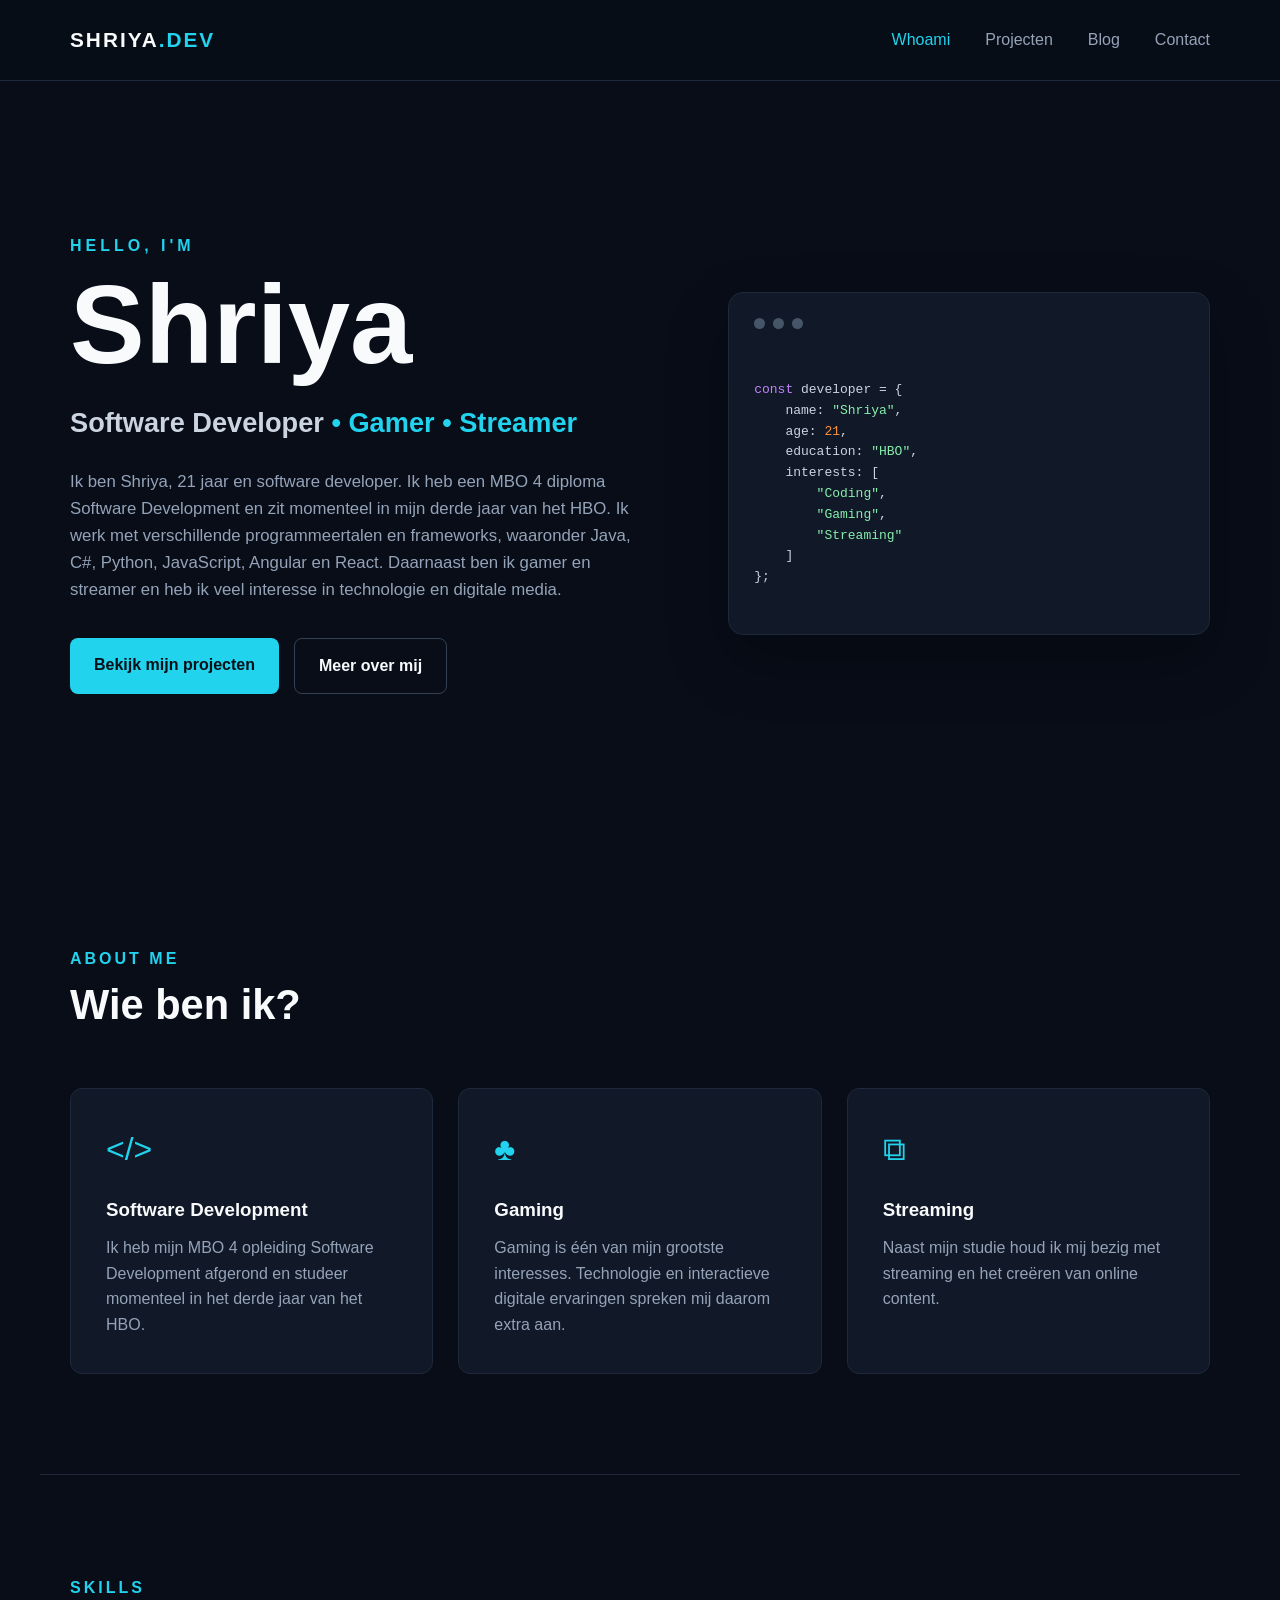
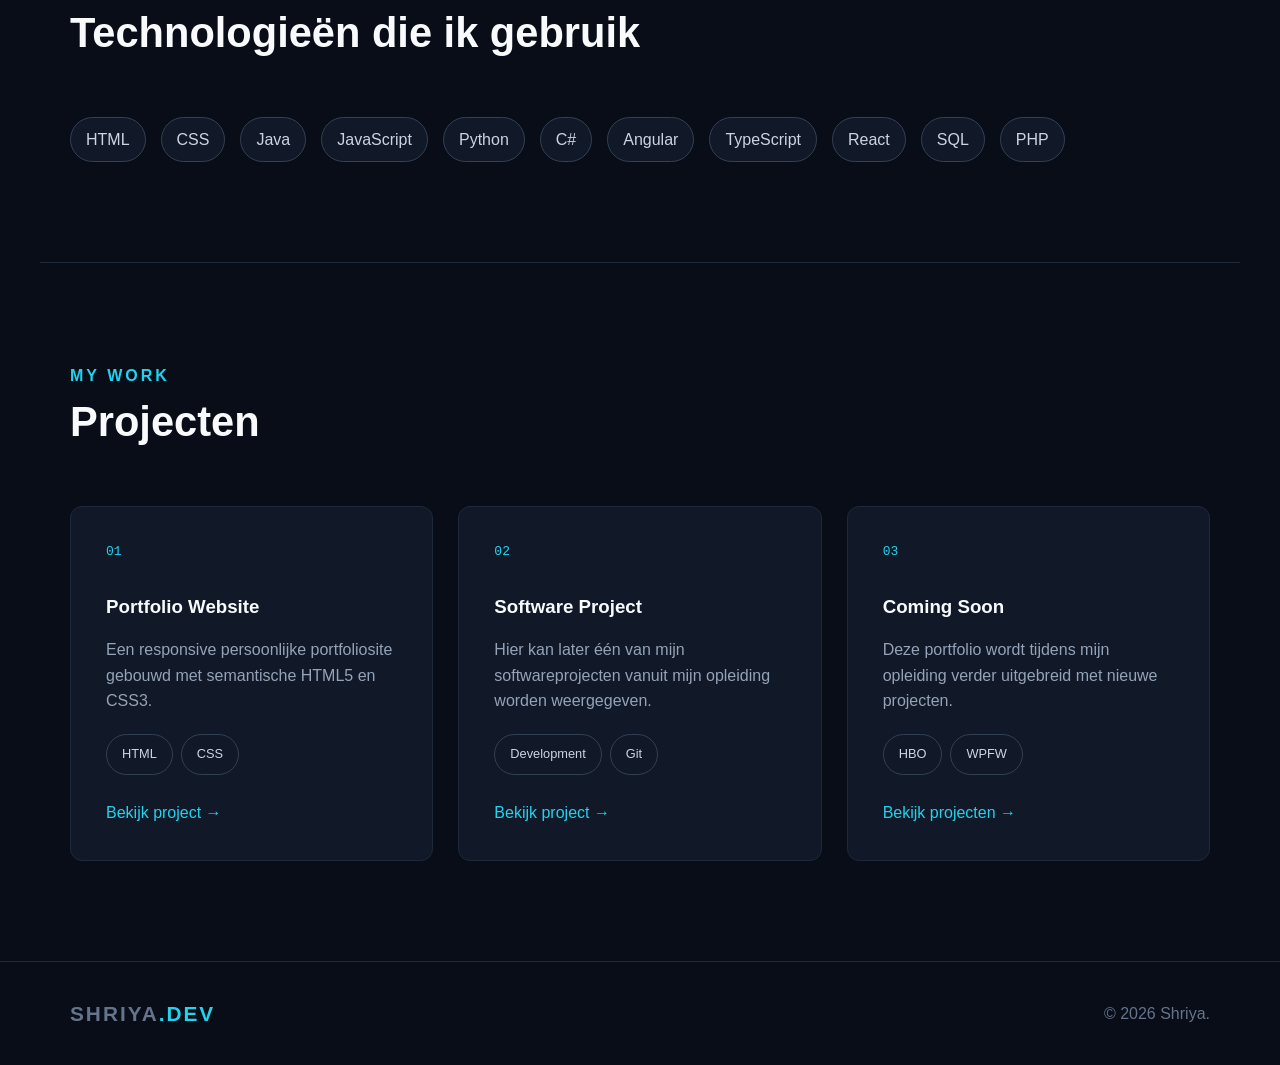
<file: html/index.html>
<!DOCTYPE html>
<html lang="en">
<head>
    <meta charset="UTF-8">
    <meta name="viewport" content="width=device-width, initial-scale=1.0">
    <title>Shriya's portfolio</title>
    <link rel="stylesheet" href="css/style.css">
</head>
<body>
    <header>
    <nav class="navbar">
        <a href="index.html" class="logo">SHRIYA<span>.DEV</span></a>

        <ul class="nav-links">
            <li><a href="index.html" class="active">Whoami</a></li>
            <li><a href="projects.html">Projecten</a></li>
            <li><a href="blog.html">Blog</a></li>
            <li><a href="contact.html">Contact</a></li>
        </ul>
    </nav>
</header>

<main>
    <section class="hero">
        <div class="hero-content">

            <p class="small-title">HELLO, I'M</p>

            <h1>Shriya</h1>

            <h2>
                Software Developer
                <span>• Gamer • Streamer</span>
            </h2>

            <p class="hero-text">
                Ik ben Shriya, 21 jaar en software developer.
                Ik heb een MBO 4 diploma Software Development en zit momenteel
                in mijn derde jaar van het HBO.
                Ik werk met verschillende programmeertalen en frameworks,
                waaronder Java, C#, Python, JavaScript, Angular en React.
                Daarnaast ben ik gamer en streamer en heb ik veel interesse
                in technologie en digitale media.
            </p>

            <div class="hero-buttons">
                <a href="projects.html" class="btn primary-btn">
                    Bekijk mijn projecten
                </a>

                <a href="#about" class="btn secondary-btn">
                    Meer over mij
                </a>
            </div>

        </div>

        <div class="hero-card">
            <div class="code-window">

                <div class="window-buttons">
                    <span></span>
                    <span></span>
                    <span></span>
                </div>

                <pre><code>
<span class="purple">const</span> developer = {
    name: <span class="green">"Shriya"</span>,
    age: <span class="orange">21</span>,
    education: <span class="green">"HBO"</span>,
    interests: [
        <span class="green">"Coding"</span>,
        <span class="green">"Gaming"</span>,
        <span class="green">"Streaming"</span>
    ]
};
                </code></pre>

            </div>
        </div>
    </section>

    <section class="about" id="about">

        <div class="section-heading">
            <p>ABOUT ME</p>
            <h2>Wie ben ik?</h2>
        </div>

        <div class="about-grid">

            <article class="about-card">
                <div class="card-icon">&lt;/&gt;</div>

                <h3>Software Development</h3>

                <p>
                    Ik heb mijn MBO 4 opleiding Software Development afgerond
                    en studeer momenteel in het derde jaar van het HBO.
                </p>
            </article>


            <article class="about-card">
                <div class="card-icon">&#9827;</div>

                <h3>Gaming</h3>

                <p>
                    Gaming is één van mijn grootste interesses.
                    Technologie en interactieve digitale ervaringen
                    spreken mij daarom extra aan.
                </p>
            </article>


            <article class="about-card">
                <div class="card-icon">&#10697;</div>

                <h3>Streaming</h3>

                <p>
                    Naast mijn studie houd ik mij bezig met streaming
                    en het creëren van online content.
                </p>
            </article>

        </div>

    </section>

    <section class="skills">

        <div class="section-heading">
            <p>SKILLS</p>
            <h2>Technologieën die ik gebruik</h2>
        </div>

        <div class="skill-list">
            <span>HTML</span>
            <span>CSS</span>
            <span>Java</span>
            <span>JavaScript</span>
            <span>Python</span>
            <span>C#</span>
            <span>Angular</span>
            <span>TypeScript</span>
            <span>React</span>
            <span>SQL</span>
            <span>PHP</span>
        </div>

    </section>

    <section class="featured">

        <div class="section-heading">
            <p>MY WORK</p>
            <h2>Projecten</h2>
        </div>

        <div class="project-grid">

            <article class="project-card">
                <div class="project-number">01</div>

                <h3>Portfolio Website</h3>

                <p>
                    Een responsive persoonlijke portfoliosite gebouwd
                    met semantische HTML5 en CSS3.
                </p>

                <div class="tags">
                    <span>HTML</span>
                    <span>CSS</span>
                </div>

                <a href="projects.html">Bekijk project →</a>
            </article>


            <article class="project-card">
                <div class="project-number">02</div>

                <h3>Software Project</h3>

                <p>
                    Hier kan later één van mijn softwareprojecten
                    vanuit mijn opleiding worden weergegeven.
                </p>

                <div class="tags">
                    <span>Development</span>
                    <span>Git</span>
                </div>

                <a href="projects.html">Bekijk project →</a>
            </article>


            <article class="project-card">
                <div class="project-number">03</div>

                <h3>Coming Soon</h3>

                <p>
                    Deze portfolio wordt tijdens mijn opleiding verder
                    uitgebreid met nieuwe projecten.
                </p>

                <div class="tags">
                    <span>HBO</span>
                    <span>WPFW</span>
                </div>

                <a href="projects.html">Bekijk projecten →</a>
            </article>

        </div>

    </section>

    <footer>
    <div class="footer-content">

        <a href="index.html" class="logo">
            SHRIYA<span>.DEV</span>
        </a>

        <p>
            © 2026 Shriya.
        </p>

    </div>
</footer>
</main>
</body>
</html>
</file>
<file: html/css/style.css>
* {
    margin: 0;
    padding: 0;
    box-sizing: border-box;
}

html {
    scroll-behavior: smooth;
}

body {
    font-family: Arial, Helvetica, sans-serif;
    background: #080d18;
    color: #f8fafc;
    line-height: 1.6;
}

a {
    text-decoration: none;
    color: inherit;
}

/* Header/Nav */
header {
    border-bottom: 1px solid #1e293b;
    background: rgba(8, 13, 24, 0.95);
}

.navbar {
    max-width: 1200px;
    margin: auto;

    min-height: 80px;

    display: flex;
    align-items: center;
    justify-content: space-between;

    padding: 0 30px;
}

.logo {
    font-size: 1.3rem;
    font-weight: 800;
    letter-spacing: 2px;
}

.logo span {
    color: #22d3ee;
}

.nav-links {
    display: flex;
    gap: 35px;
    list-style: none;
}

.nav-links a {
    color: #94a3b8;
    transition: 0.25s;
}

.nav-links a:hover,
.nav-links .active {
    color: #22d3ee;
}

/* Hero banner */
.hero {
    max-width: 1200px;
    margin: auto;

    min-height: 85vh;

    display: grid;
    grid-template-columns: 1.2fr 1fr;
    align-items: center;

    gap: 80px;

    padding: 80px 30px;
}

.small-title {
    color: #22d3ee;
    letter-spacing: 4px;
    font-weight: bold;
    margin-bottom: 10px;
}

.hero h1 {
    font-size: clamp(4rem, 9vw, 7rem);
    line-height: 1;
    margin-bottom: 20px;
}

.hero h2 {
    color: #cbd5e1;
    font-size: 1.7rem;
    margin-bottom: 25px;
}

.hero h2 span {
    color: #22d3ee;
}

.hero-text {
    max-width: 650px;
    color: #94a3b8;
    font-size: 1.05rem;
    margin-bottom: 35px;
}

/* Knoppen */
.hero-buttons {
    display: flex;
    gap: 15px;
}

.btn {
    padding: 14px 24px;
    border-radius: 8px;
    font-weight: bold;
    transition: 0.25s;
}

.primary-btn {
    background: #22d3ee;
    color: #081018;
}

.primary-btn:hover {
    transform: translateY(-3px);
}

.secondary-btn {
    border: 1px solid #334155;
}

.secondary-btn:hover {
    border-color: #22d3ee;
    color: #22d3ee;
}

/* Card voor code deel */
.code-window {
    background: #111827;

    border: 1px solid #1e293b;
    border-radius: 15px;

    padding: 25px;

    box-shadow: 0 25px 60px rgba(0, 0, 0, 0.3);
}

.window-buttons {
    display: flex;
    gap: 8px;
    margin-bottom: 30px;
}

.window-buttons span {
    width: 11px;
    height: 11px;
    background: #475569;
    border-radius: 50%;
}

pre {
    overflow-x: auto;
    color: #cbd5e1;
}

.purple {
    color: #c084fc;
}

.green {
    color: #86efac;
}

.orange {
    color: #fb923c;
}

/* Styling voor sections */
.about,
.skills,
.featured,
.projects-page,
.blog-list {
    max-width: 1200px;
    margin: auto;
    padding: 100px 30px;
}

.section-heading {
    margin-bottom: 50px;
}

.section-heading p,
.page-header > p:first-child {
    color: #22d3ee;
    letter-spacing: 3px;
    font-weight: bold;
}

.section-heading h2 {
    font-size: 2.6rem;
}

/* About */
.about-grid {
    display: grid;
    grid-template-columns: repeat(3, 1fr);
    gap: 25px;
}

.about-card {
    background: #111827;
    padding: 35px;
    border: 1px solid #1e293b;
    border-radius: 12px;
    transition: 0.25s;
}

.about-card:hover {
    transform: translateY(-6px);
    border-color: #22d3ee;
}

.card-icon {
    font-size: 2rem;
    color: #22d3ee;
    margin-bottom: 20px;
}

.about-card h3 {
    margin-bottom: 10px;
}

.about-card p {
    color: #94a3b8;
}

/* Skills */
.skills {
    border-top: 1px solid #1e293b;
    border-bottom: 1px solid #1e293b;
}

.skill-list {
    display: flex;
    flex-wrap: wrap;
    gap: 15px;
}

.skill-list span,
.tags span {
    padding: 9px 15px;
    border: 1px solid #334155;
    background: #111827;
    border-radius: 100px;
    color: #cbd5e1;
}

/* Project */
.project-grid {
    display: grid;
    grid-template-columns: repeat(3, 1fr);
    gap: 25px;
}

.project-card,
.large-project-card {
    padding: 35px;
    background: #111827;
    border: 1px solid #1e293b;
    border-radius: 12px;
}

.project-card {
    transition: 0.25s;
}

.project-card:hover {
    transform: translateY(-6px);
    border-color: #22d3ee;
}

.project-number {
    color: #22d3ee;
    font-family: monospace;
    margin-bottom: 30px;
}

.project-card h3,
.large-project-card h2 {
    margin-bottom: 15px;
}

.project-card p,
.large-project-card p {
    color: #94a3b8;
    margin-bottom: 20px;
}

.project-card a {
    display: inline-block;
    margin-top: 25px;
    color: #22d3ee;
}

.tags {
    display: flex;
    gap: 8px;
    flex-wrap: wrap;
}

.tags span {
    font-size: 0.8rem;
}

.projects-page {
    display: grid;
    gap: 25px;
}

.page-header {
    max-width: 1200px;
    margin: auto;

    padding: 120px 30px 40px;
}

.page-header h1 {
    font-size: clamp(3rem, 8vw, 6rem);
    margin: 10px 0 20px;
}

.page-header > p:last-child {
    color: #94a3b8;
    max-width: 650px;
}

/* Blog */

.blog-list {
    display: grid;
    gap: 25px;
}

.blog-card {
    padding: 35px;

    border-top: 1px solid #334155;

    transition: 0.25s;
}

.blog-card:hover {
    padding-left: 45px;
}

.blog-card time {
    color: #22d3ee;
    font-size: 0.9rem;
}

.blog-card h2 {
    font-size: 2rem;
    margin: 10px 0;
}

.blog-card p {
    max-width: 750px;
    color: #94a3b8;
}

.blog-card a {
    display: inline-block;
    margin-top: 20px;
    color: #22d3ee;
}


/* Footer */

footer {
    border-top: 1px solid #1e293b;
}

.footer-content {
    max-width: 1200px;

    margin: auto;
    padding: 35px 30px;

    display: flex;
    justify-content: space-between;
    align-items: center;

    color: #64748b;
}

/* Responsive */
/* Tablet */

@media (max-width: 768px) {

    .hero {
        grid-template-columns: 1fr;
        gap: 50px;
    }

    .about-grid,
    .project-grid {
        grid-template-columns: 1fr 1fr;
    }

}

/* Mobiel */
@media (max-width: 480px) {

    .navbar {
        flex-direction: column;
        justify-content: center;
        gap: 15px;

        padding: 20px;
    }

    .nav-links {
        gap: 18px;
        font-size: 0.9rem;
    }

    .hero {
        padding: 60px 20px;
        min-height: auto;
    }

    .hero h1 {
        font-size: 4rem;
    }

    .hero h2 {
        font-size: 1.3rem;
    }

    .hero-buttons {
        flex-direction: column;
    }

    .btn {
        text-align: center;
    }

    .about,
    .skills,
    .featured,
    .projects-page,
    .blog-list {
        padding: 70px 20px;
    }

    .about-grid,
    .project-grid {
        grid-template-columns: 1fr;
    }

    .page-header {
        padding: 80px 20px 20px;
    }

    .footer-content {
        flex-direction: column;
        gap: 15px;
        text-align: center;
        color: #94a3b8;
    }
}
/* Opdracht 2 - interactieve onderdelen */
.visually-hidden {
    position: absolute;
    width: 1px;
    height: 1px;
    padding: 0;
    margin: -1px;
    overflow: hidden;
    clip: rect(0, 0, 0, 0);
    white-space: nowrap;
    border: 0;
}

.projects-section,
.contact-section,
.api-section {
    max-width: 1200px;
    margin: auto;
    padding: 40px 30px 100px;
}

.project-filters {
    display: flex;
    flex-wrap: wrap;
    gap: 12px;
    margin-bottom: 30px;
}

.filter-btn,
.blog-toggle {
    font: inherit;
    cursor: pointer;
    border: 1px solid #334155;
    background: #111827;
    color: #f8fafc;
    border-radius: 8px;
    padding: 10px 16px;
}

.filter-btn:hover,
.filter-btn:focus-visible,
.filter-btn.active,
.blog-toggle:hover,
.blog-toggle:focus-visible {
    border-color: #22d3ee;
    color: #22d3ee;
    outline: none;
}

.blog-toggle {
    margin-top: 20px;
}

.blog-extra {
    margin-top: 15px;
}

.contact-section h2 {
    margin-bottom: 25px;
}

.contact-form {
    max-width: 720px;
    display: grid;
    gap: 22px;
}

.form-group {
    display: grid;
    gap: 7px;
}

.form-group label {
    font-weight: bold;
}

.form-group input,
.form-group textarea {
    width: 100%;
    padding: 12px 14px;
    border: 1px solid #475569;
    border-radius: 8px;
    background: #111827;
    color: #f8fafc;
    font: inherit;
}

.form-group input:focus,
.form-group textarea:focus {
    outline: 2px solid #22d3ee;
    outline-offset: 2px;
}

.form-group [aria-invalid="true"] {
    border-color: #fca5a5;
}

.form-error {
    min-height: 1.5em;
    color: #fecaca;
}

.form-status {
    min-height: 1.5em;
    color: #cbd5e1;
}

.api-intro,
.api-status {
    color: #94a3b8;
    margin-bottom: 20px;
}

.api-data {
    display: grid;
    grid-template-columns: repeat(4, minmax(0, 1fr));
    gap: 15px;
}

.api-stat {
    background: #111827;
    border: 1px solid #1e293b;
    border-radius: 12px;
    padding: 20px;
    display: grid;
    gap: 8px;
}

.api-label {
    color: #94a3b8;
    font-size: 0.9rem;
}

.api-stat strong {
    font-size: 1.3rem;
}

.api-link {
    grid-column: 1 / -1;
    color: #22d3ee;
    margin-top: 5px;
}

@media (max-width: 768px) {
    .api-data {
        grid-template-columns: 1fr 1fr;
    }
}

@media (max-width: 480px) {
    .projects-section,
    .contact-section,
    .api-section {
        padding: 30px 20px 70px;
    }

    .project-filters {
        flex-direction: column;
    }

    .filter-btn {
        width: 100%;
    }

    .api-data {
        grid-template-columns: 1fr;
    }
}
</file>
